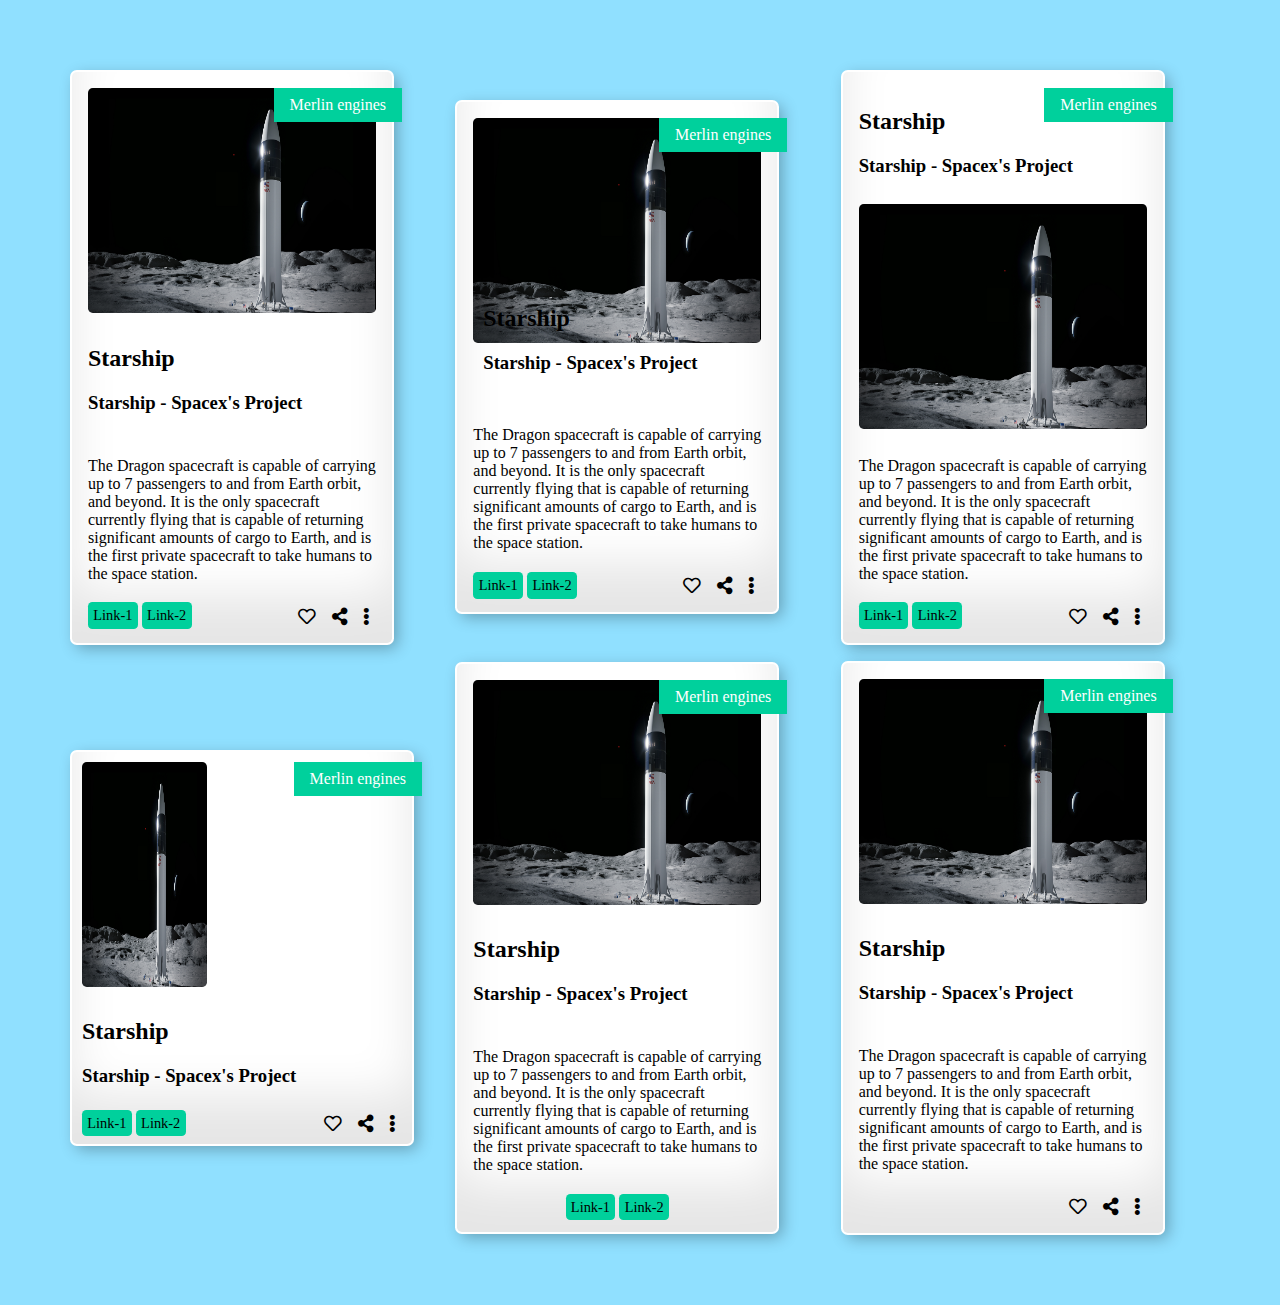
<file: card/index.html>
<!DOCTYPE html>
<html lang="en">
<head>
    <meta charset="UTF-8">
    <meta http-equiv="X-UA-Compatible" content="IE=edge">
    <meta name="viewport" content="width=device-width, initial-scale=1.0">
    <title>Document</title>
    <link rel="stylesheet" href="https://cdnjs.cloudflare.com/ajax/libs/font-awesome/5.15.4/css/all.min.css" crossorigin="anonymous" referrerpolicy="no-referrer" />
    <link rel="stylesheet" href="./styles.css">
</head>
<body>
   
    <article class="card">
        <div class="card-banner">
            <img src="spacexnasa.png" alt="" srcset="">
        </div>
        <div class="card-header">
            <h2 class="title">Starship</h2>
               <h3 class="subtitle">Starship - Spacex's Project</h3>
        </div>
        <div class="card-body">
            <p class="card-text"> 
                The Dragon spacecraft is capable of carrying up to 7 passengers to and from Earth orbit, and beyond. It is the only spacecraft currently flying that is capable of returning significant amounts of cargo to Earth, and is the first private spacecraft to take humans to the space station.      
            </p>
        </div>
        <div class="card-footer">
            <div class="card-footer-links">
                <a href=" " class="cta"> Link-1</a>
                <a href=" " class="cta"> Link-2</a>
            </div>
            <div class="card-footer-buttons">
                <button class="far fa-heart"> </button>
                <button class="fas fa-share-alt"></button>
                <button class="fas fa-ellipsis-v"></button>
            </div>
        </div>
        <span class="card-badge">  Merlin engines     </span>
    </article>

    <article class="card card-header-over">
        <div class="card-banner">
            <img src="spacexnasa.png" alt="" srcset="">
        </div>
        <div class="card-header">
            <h2 class="title">Starship</h2>
               <h3 class="subtitle">Starship - Spacex's Project</h3>
        </div>
        <div class="card-body">
            <p class="card-text"> 
                The Dragon spacecraft is capable of carrying up to 7 passengers to and from Earth orbit, and beyond. It is the only spacecraft currently flying that is capable of returning significant amounts of cargo to Earth, and is the first private spacecraft to take humans to the space station.      
            </p>
        </div>
        <div class="card-footer">
            <div class="card-footer-links">
                <a href=" " class="cta"> Link-1</a>
                <a href=" " class="cta"> Link-2</a>
            </div>
            <div class="card-footer-buttons">
                <button class="far fa-heart"> </button>
                <button class="fas fa-share-alt"></button>
                <button class="fas fa-ellipsis-v"></button>
            </div>
        </div>
        <span class="card-badge">  Merlin engines     </span>
    </article>

    <article class="card card-header-first">
        <div class="card-banner">
            <img src="spacexnasa.png" alt="" srcset="">
        </div>
        <div class="card-header">
            <h2 class="title">Starship</h2>
               <h3 class="subtitle">Starship - Spacex's Project</h3>
        </div>
        <div class="card-body">
            <p class="card-text"> 
                The Dragon spacecraft is capable of carrying up to 7 passengers to and from Earth orbit, and beyond. It is the only spacecraft currently flying that is capable of returning significant amounts of cargo to Earth, and is the first private spacecraft to take humans to the space station.      
            </p>
        </div>
        <div class="card-footer">
            <div class="card-footer-links">
                <a href=" " class="cta"> Link-1</a>
                <a href=" " class="cta"> Link-2</a>
            </div>
            <div class="card-footer-buttons">
                <button class="far fa-heart"> </button>
                <button class="fas fa-share-alt"></button>
                <button class="fas fa-ellipsis-v"></button>
            </div>
        </div>
        <span class="card-badge">  Merlin engines     </span>
    </article>

    <article class="card card-hor">
        <div class="card-banner">
            <img src="spacexnasa.png" alt="" srcset="">
        </div>
        <div class="card-header">
            <h2 class="title">Starship</h2>
               <h3 class="subtitle">Starship - Spacex's Project</h3>
        </div>
        <div class="card-body">
            <p class="card-text"> 
                The Dragon spacecraft is capable of carrying up to 7 passengers to and from Earth orbit, and beyond. It is the only spacecraft currently flying that is capable of returning significant amounts of cargo to Earth, and is the first private spacecraft to take humans to the space station.      
            </p>
        </div>
        <div class="card-footer">
            <div class="card-footer-links">
                <a href=" " class="cta"> Link-1</a>
                <a href=" " class="cta"> Link-2</a>
            </div>
            <div class="card-footer-buttons">
                <button class="far fa-heart"> </button>
                <button class="fas fa-share-alt"></button>
                <button class="fas fa-ellipsis-v"></button>
            </div>
        </div>
        <span class="card-badge">  Merlin engines     </span>
    </article>

    <article class="card card-only-links">
        <div class="card-banner">
            <img src="spacexnasa.png" alt="" srcset="">
        </div>
        <div class="card-header">
            <h2 class="title">Starship</h2>
               <h3 class="subtitle">Starship - Spacex's Project</h3>
        </div>
        <div class="card-body">
            <p class="card-text"> 
                The Dragon spacecraft is capable of carrying up to 7 passengers to and from Earth orbit, and beyond. It is the only spacecraft currently flying that is capable of returning significant amounts of cargo to Earth, and is the first private spacecraft to take humans to the space station.      
            </p>
        </div>
        <div class="card-footer">
            <div class="card-footer-links">
                <a href=" " class="cta"> Link-1</a>
                <a href=" " class="cta"> Link-2</a>
            </div>
            <div class="card-footer-buttons">
                <button class="far fa-heart"> </button>
                <button class="fas fa-share-alt"></button>
                <button class="fas fa-ellipsis-v"></button>
            </div>
        </div>
        <span class="card-badge">  Merlin engines     </span>
    </article>

    <article class="card card-only-icons">
        <div class="card-banner">
            <img src="spacexnasa.png" alt="" srcset="">
        </div>
        <div class="card-header">
            <h2 class="title">Starship</h2>
               <h3 class="subtitle">Starship - Spacex's Project</h3>
        </div>
        <div class="card-body">
            <p class="card-text"> 
                The Dragon spacecraft is capable of carrying up to 7 passengers to and from Earth orbit, and beyond. It is the only spacecraft currently flying that is capable of returning significant amounts of cargo to Earth, and is the first private spacecraft to take humans to the space station.      
            </p>
        </div>
        <div class="card-footer">
            <div class="card-footer-links">
                <a href=" " class="cta"> Link-1</a>
                <a href=" " class="cta"> Link-2</a>
            </div>
            <div class="card-footer-buttons">
                <button class="far fa-heart"> </button>
                <button class="fas fa-share-alt"></button>
                <button class="fas fa-ellipsis-v"></button>
            </div>
        </div>
        <span class="card-badge">  Merlin engines     </span>
    </article>


</body>
</html>
</file>
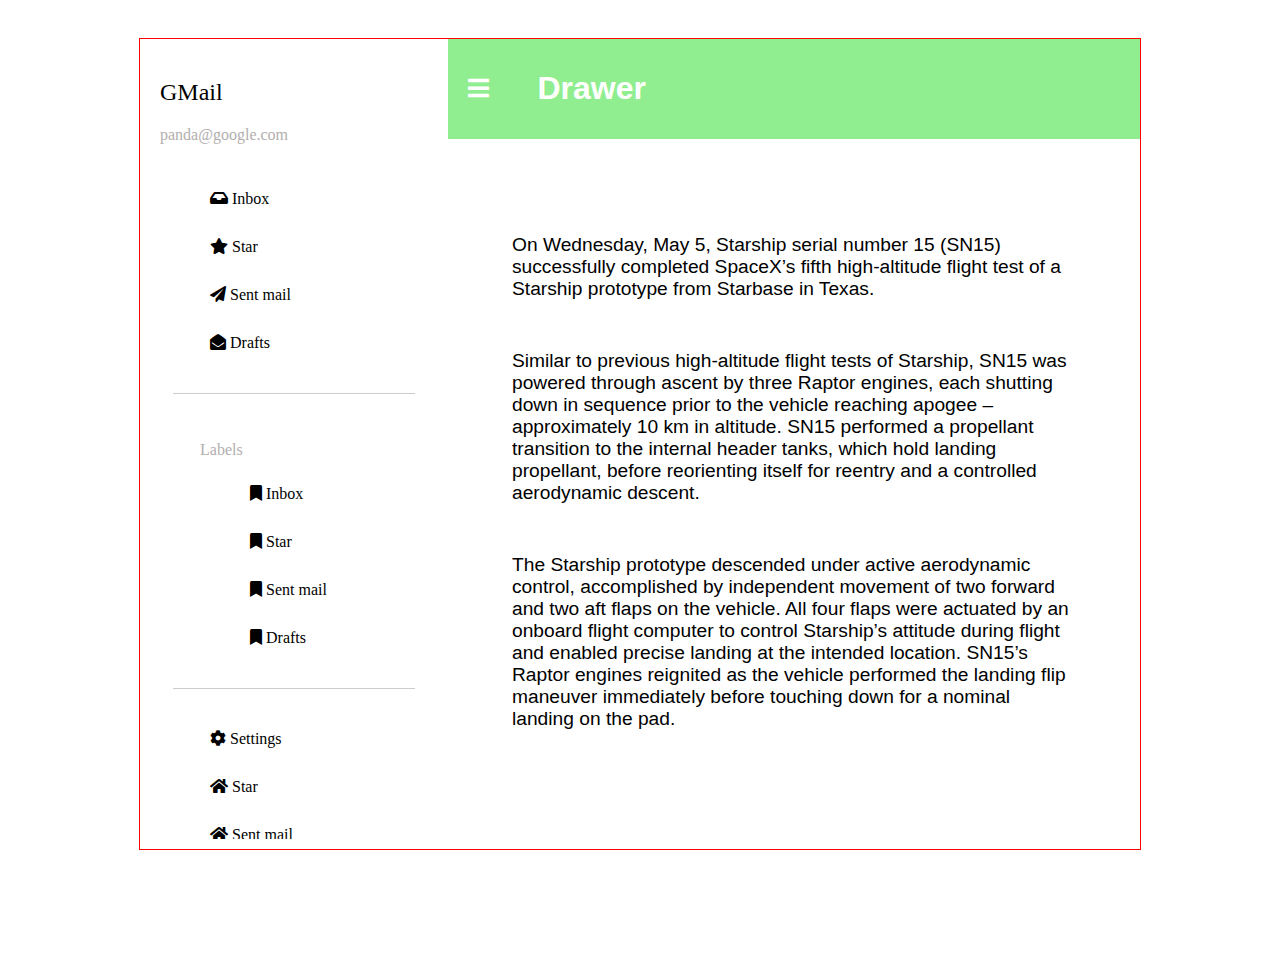
<file: drawer/index.html>
<!DOCTYPE html>
<html lang="en">
<head>
    <meta charset="UTF-8">
    <meta http-equiv="X-UA-Compatible" content="IE=edge">
    <meta name="viewport" content="width=device-width, initial-scale=1.0">
    <link rel="stylesheet" href="https://cdnjs.cloudflare.com/ajax/libs/font-awesome/5.15.4/css/all.min.css" crossorigin="anonymous" referrerpolicy="no-referrer" />
    <link rel="stylesheet" href="styles.css">
    <title>Document</title>
</head>
<body>
    <div class="container">
        <aside id="sidebar1" class="tr-drawer">
            <div class="tr-drawer-header">
                <h2 class="tr-drawer-heading">GMail</h2>
                <h3>panda@google.com</h3>
            </div>
            <div class="tr-drawer-content">
                <ul class="tr-stacked-links">
                    <a href="#" class="tr-btn tr-icon-label-btn">
                        <i class="fas fa-inbox"></i>
                        <label> Inbox</label>
                    </a>
                    <a href="#" class="tr-btn tr-icon-label-btn">
                        <i class="fas fa-star"></i>
                        <label> Star</label>
                    </a>
                    <a href="#" class="tr-btn tr-icon-label-btn">
                        <i class="fas fa-paper-plane"></i>
                        <label> Sent mail</label>
                    </a>
                    <a href="#" class="tr-btn tr-icon-label-btn">
                        <i class="fas fa-envelope-open"></i>
                        <label> Drafts</label>
                    </a>
                </ul>
                <hr>
                <ul class="tr-drawer-options">
                    <h3>Labels</h3>
                    <ul class="tr-stacked-links">
                        <a href="#" class="tr-btn tr-icon-label-btn">
                            <i class="fas fa-bookmark"></i>
                            <label> Inbox</label>
                        </a>
                        <a href="#" class="tr-btn tr-icon-label-btn">
                            <i class="fas fa-bookmark"></i>
                            <label> Star</label>
                        </a>
                        <a href="#" class="tr-btn tr-icon-label-btn">
                            <i class="fas fa-bookmark"></i>
                            <label> Sent mail</label>
                        </a>
                        <a href="#" class="tr-btn tr-icon-label-btn">
                            <i class="fas fa-bookmark"></i>
                            <label> Drafts</label>
                        </a>
                    </ul>
                </ul>
                <hr>
                <ul class="tr-stacked-links">
                    <a href="#" class="tr-btn tr-icon-label-btn">
                        <i class="fas fa-cog"></i>
                        <label> Settings</label>
                    </a>
                    <a href="#" class="tr-btn tr-icon-label-btn">
                        <i class="fas fa-home"></i>
                        <label> Star</label>
                    </a>
                    <a href="#" class="tr-btn tr-icon-label-btn">
                        <i class="fas fa-home"></i>
                        <label> Sent mail</label>
                    </a>
                </ul>
            </div>
        </aside>
        <main>
            <header>
                <button class="tr-hamburger">
                    <i class="fas fa-bars"></i>
                </button>
                <div class="header-heading">
                    <h1>Drawer</h1>
                </div>
            </header>
            <div class="main-content">
        
                <p>
                    On Wednesday, May 5, Starship serial number 15 (SN15) successfully completed SpaceX’s fifth high-altitude flight test of a Starship prototype from Starbase in Texas.
        
                </p>
                <p>
                    Similar to previous high-altitude flight tests of Starship, SN15 was powered through ascent by three Raptor engines, each shutting down in sequence prior to the vehicle reaching apogee – approximately 10 km in altitude. SN15 performed a propellant transition to the internal header tanks, which hold landing propellant, before reorienting itself for reentry and a controlled aerodynamic descent.
        
                </p>
                <p>
                    The Starship prototype descended under active aerodynamic control, accomplished by independent movement of two forward and two aft flaps on the vehicle. All four flaps were actuated by an onboard flight computer to control Starship’s attitude during flight and enabled precise landing at the intended location. SN15’s Raptor engines reignited as the vehicle performed the landing flip maneuver immediately before touching down for a nominal landing on the pad.
                </p>
            </div>
        </main>
    </div>
    
</body>

</html>
</file>
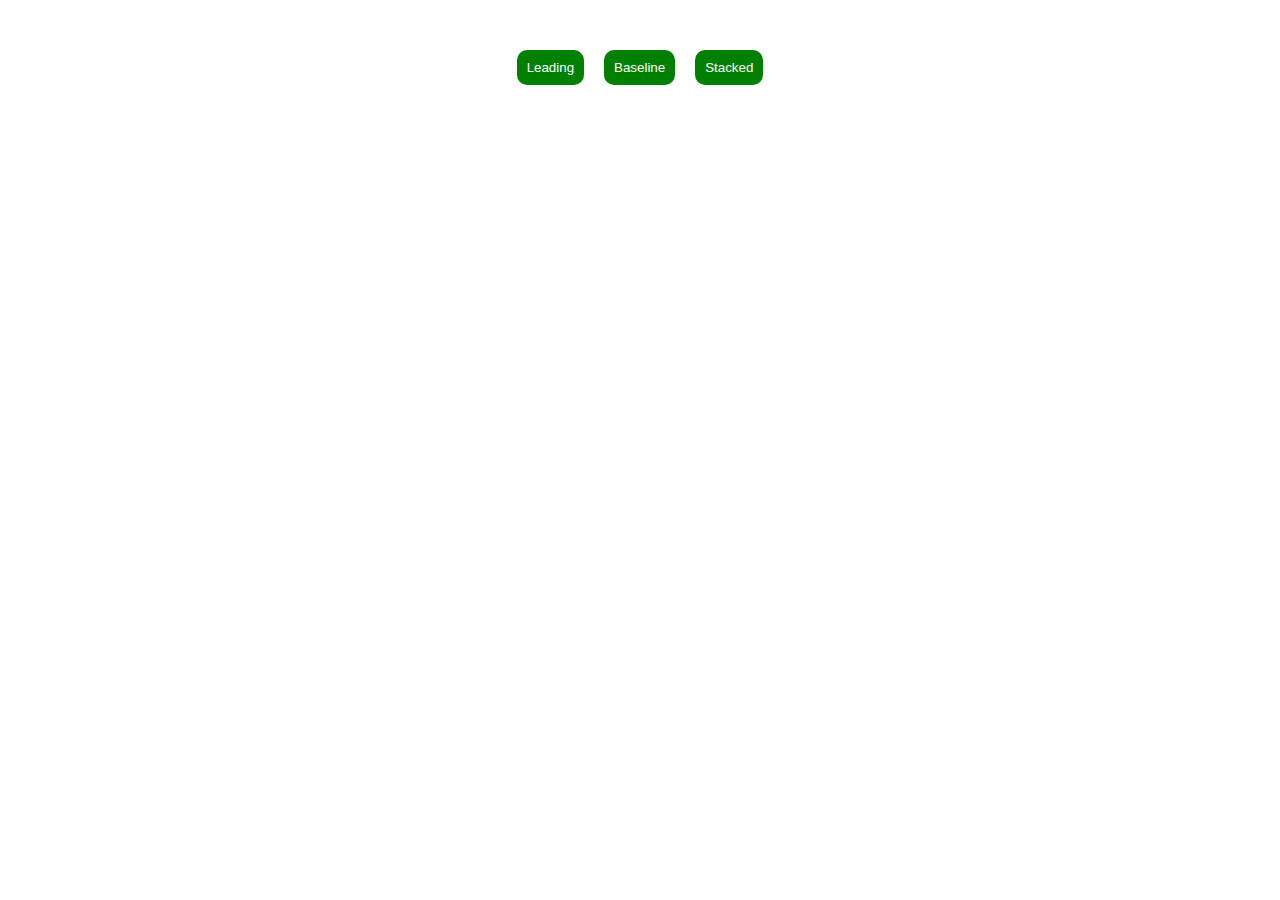
<file: snackbar/index.html>
<!DOCTYPE html>
<html lang="en">
<head>
    <meta charset="UTF-8">
    <meta http-equiv="X-UA-Compatible" content="IE=edge">
    <meta name="viewport" content="width=device-width, initial-scale=1.0">
    <title>Document</title>
    <link rel="stylesheet" href="style.css">
    <link
    rel="stylesheet"
    href="https://pro.fontawesome.com/releases/v5.10.0/css/all.css"
    crossorigin="anonymous"  />
</head>
<body>
    
    <div class="buttons">
        <button data-target='snackbarLeading'>Leading</button>
        <button data-target='snackbar'>Baseline</button>
        <button data-target='snackbarStacked'>Stacked</button>
    </div>

    <div id="snackbarLeading" class="snackbar hide snackbar-leading">
        <p class="snackbar-text">some text here !!</p>
        <a class="snackbar-link">Undo</a>
        <button class="close-icon"><i class="fas fa-times-circle"></i></button>
    </div>

    <div id="snackbar" class="snackbar hide">
        <p class="snackbar-text">some text here !!</p>
        <a class="snackbar-link">Undo</a>
        <button class="close-icon"><i class="fas fa-times-circle"></i></button>
    </div>
    <div id="snackbarStacked" class="snackbar hide snackbar-stacked">
        <p class="snackbar-text">some text here !!</p>
        <a class="snackbar-link">Undo</a>
        <button class="close-icon"><i class="fas fa-times-circle"></i></button>
    </div>
    <script>
        const buttons = document.querySelectorAll('.buttons button');
        buttons.forEach(btn=>{
            btn.addEventListener('click', ()=> {
                const targetSnackbar = document.getElementById(btn.getAttribute('data-target'));

                targetSnackbar.classList.remove('hide');

                setTimeout(()=>targetSnackbar.classList.add('hide'), 3000)
            })
        })
    </script>
    
</body>
</html>
</file>
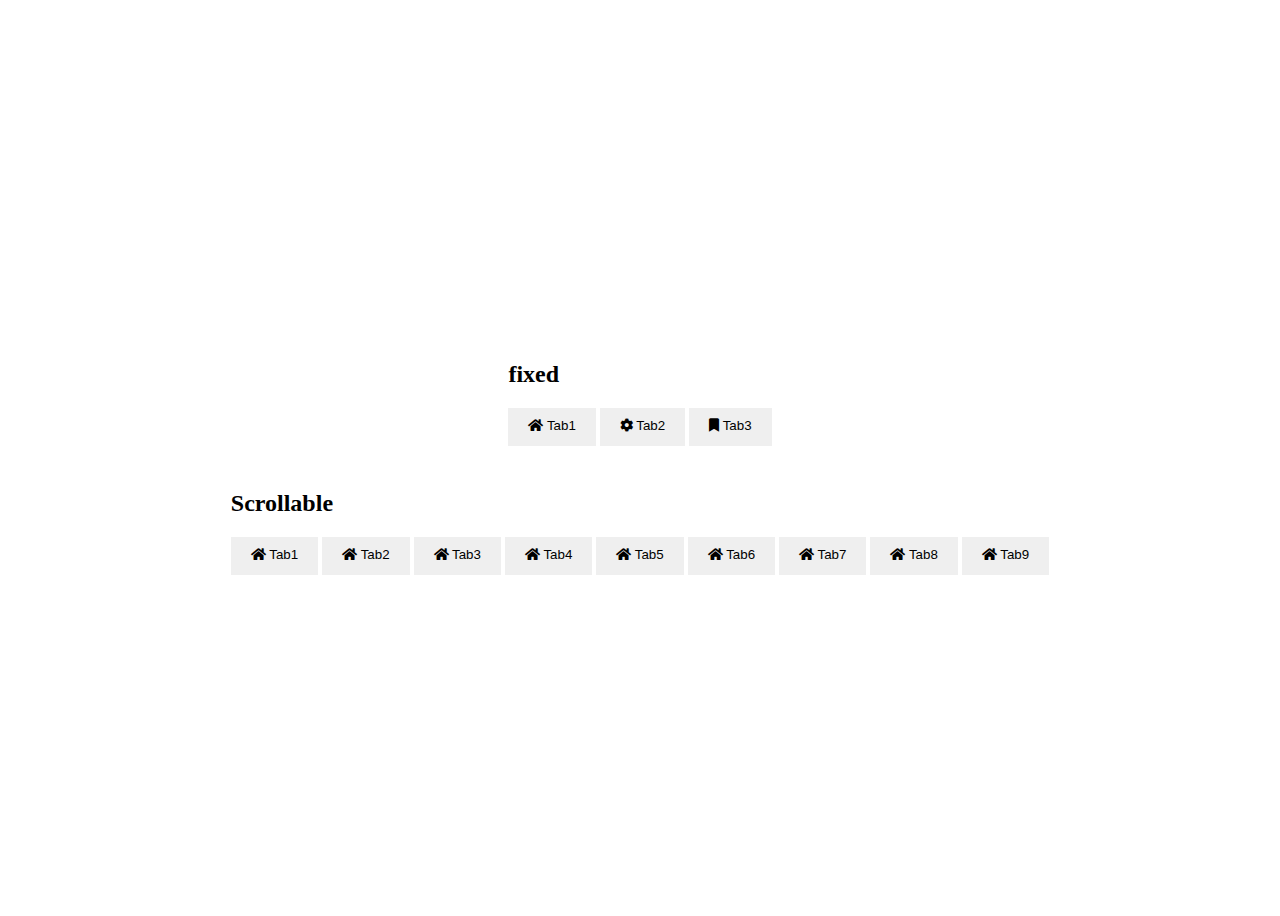
<file: tabs/index.html>
<!DOCTYPE html>
<html lang="en">
<head>
    <meta charset="UTF-8">
    <meta http-equiv="X-UA-Compatible" content="IE=edge">
    <meta name="viewport" content="width=device-width, initial-scale=1.0">
    <title>Document</title>
    <link
      rel="stylesheet"
      href="https://pro.fontawesome.com/releases/v5.10.0/css/all.css"
      crossorigin="anonymous"      
      />
      <link rel="stylesheet" href="styles.css">
</head>
<body>
    <div class="tabs-container">
        <h2>fixed </h2>
        <div class="tabs-container tabs-fixed"></div>
        <button class="tab-btn"><i class="fas fa-home"></i> Tab1</button>
        <button class="tab-btn"><i class="fas fa-cog"></i> Tab2</button>
        <button class="tab-btn"><i class="fas fa-bookmark"></i> Tab3</button>
    </div>
    <div class="tabs-container tabs-scroll">
        <h2>Scrollable</h2>
        <button class="tab-btn"><i class="fas fa-home"></i> Tab1</button>
        <button class="tab-btn"><i class="fas fa-home"></i> Tab2</button>
        <button class="tab-btn"><i class="fas fa-home"></i> Tab3</button>
        <button class="tab-btn"><i class="fas fa-home"></i> Tab4</button>
        <button class="tab-btn"><i class="fas fa-home"></i> Tab5</button>
        <button class="tab-btn"><i class="fas fa-home"></i> Tab6</button>
        <button class="tab-btn"><i class="fas fa-home"></i> Tab7</button>
        <button class="tab-btn"><i class="fas fa-home"></i> Tab8</button>
        <button class="tab-btn"><i class="fas fa-home"></i> Tab9</button>
    </div>
</body>
</html>
</file>
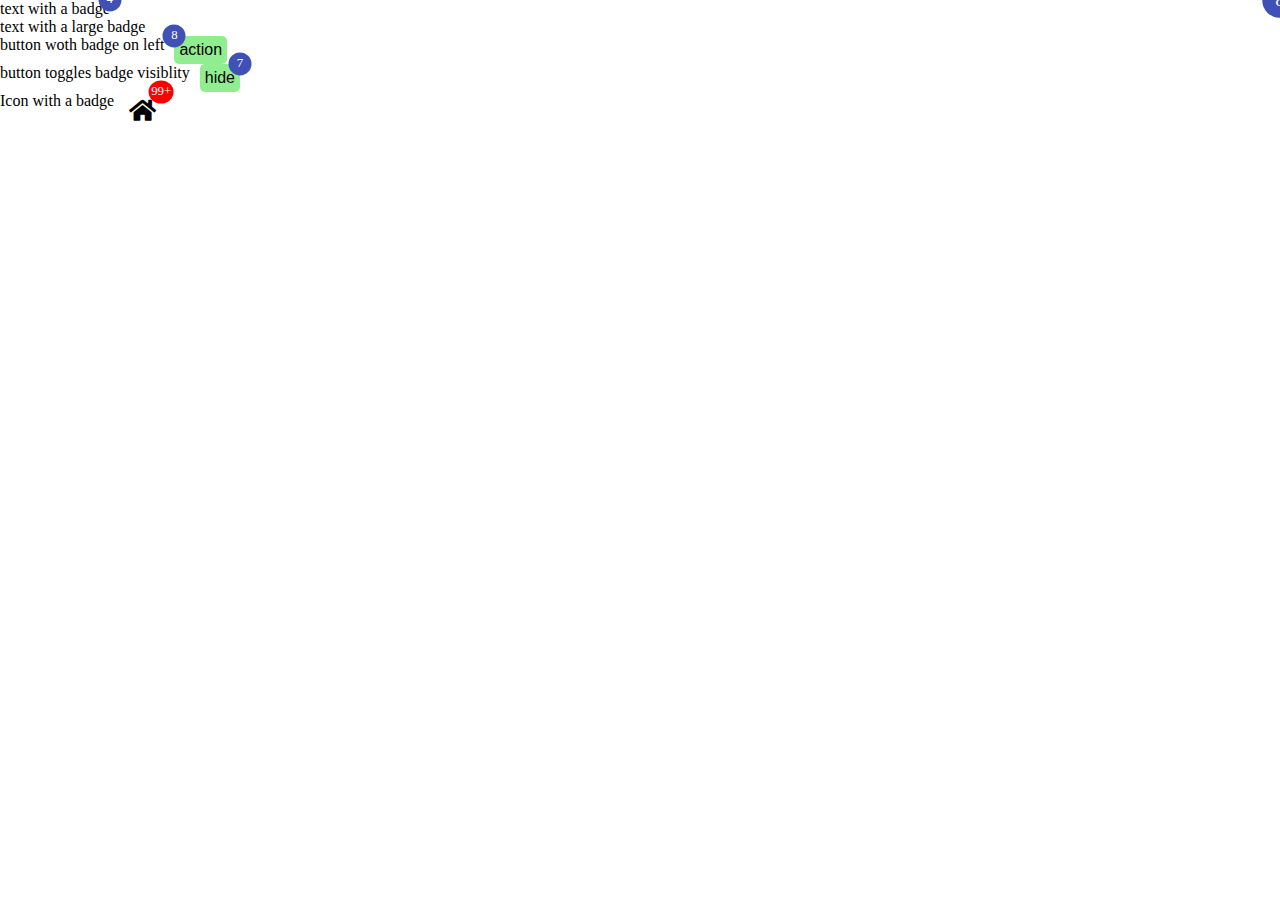
<file: badge/inder.html>
<!DOCTYPE html>
<html lang="en">
<head>
    <meta charset="UTF-8">
    <meta http-equiv="X-UA-Compatible" content="IE=edge">
    <meta name="viewport" content="width=device-width, initial-scale=1.0">
    <link
      rel="stylesheet"
      href="https://pro.fontawesome.com/releases/v5.10.0/css/all.css"
      crossorigin="anonymous"      
      />
      <link rel="stylesheet" href="style.css">
    <title>Document</title>
</head>
<body>
    <div class="container">
        <div class="badge-wrapper txt-badge">
            <p>text with a badge</p>
            <div class="badge">4</div>
        </div>

            <div class="badge-wapper txt-lg-badge">
                <p>text with a large badge</p>
                <div class="badge badge-lg">8</div>
            </div>

            <div class="wrapper">
                <p>button woth badge on left</p>
                <div class="badge-wrapper btn-badge ">
                    <button>action</button>
                    <div class="badge badge-left">8</div>
                </div>
            </div>

            <div class="wrapper">
                <p>button toggles badge visiblity</p>
                <div class="badge-wrapper btn-toggle-bsdge">
                    <button>hide</button>
                    <div class="badge hide-badge">7</div>
                </div>
            </div>
            
            <div class="wrapper">
                <p>Icon with a badge</p>
                    <div class="badge-wrapper icon-badge">
                     <button><i class="fas fa-home"></i></button>
                    <div class="badge">99+</div>
                    </div>

            </div>

                 
    </div>
</body>
</html>
</file>
<file: card/styles.css>
/* *,*::after, *::before{
    padding: 0;
    margin: 0;
    box-sizing: border-box;
} */

a{
    cursor: pointer, zoom-in;
    text-decoration: none;
    background-color: var(--primaryC);
}

.card{
    --radius: .3em;
    --primaryC: #00d09c;
    --secondaryClr: #5367ff;

}

body{
    /* background-color: rgb(2, 119, 87); */
    background-Color: #90e0ff;
    min-height: 100vh;
    display: grid;
    grid-template-columns: repeat(auto-fill, minmax(18.75em, 1fr));
    align-items: center;
    justify-content: center;
    gap: 1.25rem;
    place-content: center;
    padding: 5vw;

}

.card{
    align-self: center;
    border-radius: var(--radius);
    background-color: white;
    padding: 1em;
    display: flex;
    flex-direction: column;
    gap: 0.5em;
    max-width: 18em;
    position: relative;
    box-shadow:
    inset 0 -3em 3em rgba(0,0,0,0.1),
          0 0  0 2px rgb(255,255,255),
          0.3em 0.3em 1em rgba(0,0,0,0.3);
}
   
.card-banner img{
    width: 100%;
    height: 25vh;
    border-radius: var(--radius);
}


.card-badge{
    position: absolute;
    padding: .5em 1em;
    right: -0.625em;
    background-color: var(--primaryC);
   color: white;
   
} 


.card-footer{
    display: flex;
    justify-content: space-between;
}


.card-footer-links a{
    color: black;
    font-weight: 500;
    padding: .37em;
    border-radius: var(--radius);
    font-size: 0.9em;
    border: none;
}

.card-footer-buttons button{
    background-color: transparent;
    font-size: 1.1em;
    border: none;
}


/******** Header over media Card *********/


.card-header-over .card-header{
  
    padding: 0.62em;
    margin-top: -5em;
    position: relative;
    z-index: 2;

}

/******** Header before media Card *********/

.card-header-first .card-header{
    order: -1;
}


/******** only links *********/

.card-only-links .card-footer{
    justify-content:center;
}

.card-only-links .card-footer-buttons{
    display: none;
}

.card-only-links .card-footer-links a{
  
    text-align: center;;
  
}

/********** Horizontal card *************/

.card-hor{
    flex-flow: row wrap;
    max-width: 20em;
    padding: 0.625em;
}

.card-hor .card-banner{
    width: 7.8em;
}

.card-hor .card-header{
    align-self: center;
}


.card-hor .card-body{
    display: none;
}

.card-hor .card-footer{
    flex-grow: 1;
}

/********** Only Icons *************/

.card-only-icons .card-footer{
    justify-content: flex-end;
}

.card-only-icons .card-footer-links{
    display: none;
}
</file>
<file: drawer/styles.css>
body{
    display: flex;
    min-height: 100vh;
}

h1{
    font-size: 2rem;
    font-weight: 700;
    font-family: Verdana, Geneva, Tahoma, sans-serif;
}

h2{
    font-size: 1.5rem;
    font-weight:500;
}

h3{
    font-size: 1rem;
    font-weight: 500;
    color: rgb(179, 174, 174);
}

p{
    font-size: 1rem;
    font-weight: 500;
    font-family: Arial, Helvetica, sans-serif;
}

a,button{
    text-decoration: none;
    cursor: pointer;
}

body{
    display: flex;
    flex-direction: column;
    align-items: center;
    gap: 30px;
    padding: 30px;
}

.container{
    max-width: 1000px;
    max-height: 90vh;
    width: 100%;
    border: solid 1px red;
    padding: 0;
    display: flex;
    font-size: 0.8rem;
    /* position: relative; */
    /* overflow: hidden; */
}
.tr-hamburger{
    color: #fff;
    padding: 10px;
    border: none;
    outline: none;
    font-size: 1.5rem;
    background-color: transparent;
}

.tr-drawer{
    font-size: 1rem;
    overflow-y: hidden;
    flex-shrink: 0;
    background-color: white;
    overflow-x: hidden;
    width: 18em;
    padding: 20px 0 20px 20px;
}

.tr-drawer hr{
    margin: 5px auto;
    width: 90%;
    border: none;
    border-top: solid 1px #ccc;
    
}


.tr-drawer-content{
    margin-top: 20px;
    display: flex;
    flex-direction: column;
    gap: 10px;
    overflow-y: scroll;
    max-height: 75vh;
    padding: 0 20px 0 0;
   
}

.tr-stacked-links{
    display: flex;
    flex-direction: column;
    gap: 10px;
}

.tr-stacked-links a{
    padding: 10px;
    color: black;
    border: none;
}

main{
    /* flex: -1; */
    max-height: 100%;
    overflow-y: scroll ;    
}

header{
    display: flex;
    align-items: center;
    gap: 3em;
    color: #fff;
    background-color: lightgreen;
    padding: 10px;
}

.main-content{
    padding: 5vh 5vw;
}
.main-content p{
    font-size: 1.5em;
    margin-top: 50px;
}
</file>
<file: snackbar/style.css>
*{
    padding: 0;
    margin: 0;
    box-sizing: border-box;
}

button{
    border: none ;
    outline: none ;
}

.snackbar.hide{
    display: none;
}


.buttons{
    margin-top: 50px;
    display: flex;
    justify-content: center;
    gap: 20px;
}

.buttons button{
    padding: 10px;
    color: white;
    border-radius: 10px;
    border: none;
    cursor: pointer;
    background-color: green;
}

.buttons button:hover, .buttons button:focus{
    background-color: hsl(101, 76%, 53%);
}

.snackbar{
    display: flex;
    gap: 30px;
    flex-wrap: wrap;
    background-color: #333333;
    color: #fff;
    padding: 20px;
    border-radius: 10px;
    width: fit-content;
    font-weight: normal;
    position: fixed;
    left: 50%;
    bottom: 50px;
    transform: translateX(-50%);
    z-index: 99;
}


.snackbar-link{
    text-decoration: none;
    background-color: transparent;
    font-size: inherit;
    color:hsl(101, 76%, 53%);
    cursor: pointer;
}

.snackbar-link:hover{
    color: hsl(101, 76%, 53%);
}

.close-icon{
    border: none;
    background-color: transparent;
    font-size: inherit;
    color: #fff;
    cursor: pointer;
}

.close-icon:hover{
    color: #ccc;
}

/*************** Leading Snackbar *****************/

.snackbar-leading{
    left: 50px;
    transform: unset;
}


/*************** Stacked Snackbar *****************/

.snackbar-stacked{
    justify-content: flex-end;
}

.snackbar-stacked p{
    width: 100%;
}
</file>
<file: tabs/styles.css>
body{
    display: flex;
    flex-direction: column;
    align-items: center;
    justify-content: center;
    min-height: 100vh;
    gap: 25px;
}


.tab-container{
    display: flex;
    gap: 20px;
    padding: 20px;
}

.tab-btn{
    border-radius: 0;
    border: none;
    padding: 10px 20px;
    border-bottom: solid 3px transparent;
}

.tab-btn:hover{
    background-color: hsla(271, 76%, 53%,0.2);
  }

  .tab-btn:focus{
    background-color: hsla(271, 76%, 53%,0.4);
    outline: none ;
    border-bottom-color: #0f1657 ;
}

  .tabs-container .tabs-scroll  {
    
    max-width: 50%;
    overflow-x: scroll;
   
}

.tabs-scroll::-webkit-scrollbar{
    display: none;
}
</file>
<file: badge/style.css>
*{
    box-sizing: border-box;
    padding: 0;
    margin: 0;
}

button{
    border: none;
    font-size: inherit;
    background-color: lightgreen;
    padding: 5px;
    border-radius: 5px;
}

.badges-container{
    display: flex;
    flex-direction: column;
    gap: 40px;
}

.wrapper{
    display: flex;
    gap: 10px;
    position: relative;
    font-size: 1rem;
}

.badge-wrapper{
    width: fit-content;
    position: relative;
}

.badge{
    font-size: 0.8em;
    min-width: 1.8em;
    min-height: 1.8em;
    padding: 0.1em 0.2em;
    background-color: #3F51B4;
    color: white;
    border-radius: 50%;
    position: absolute;
    right: 0;
    top: 0;
    transform: translate(50%,-50%);
    display: grid;
    place-content: center;
}

.badge-lg{
    font-size: 1.2em;
}

.badge-left{
    right: unset;
    left: 0;
    transform: translate(-50%, -50%);
}

.icon-badge button{
    font-size: 1.5rem;
    background-color: transparent;
}

.icon-badge .badge{
    background-color: red;
}
</file>
